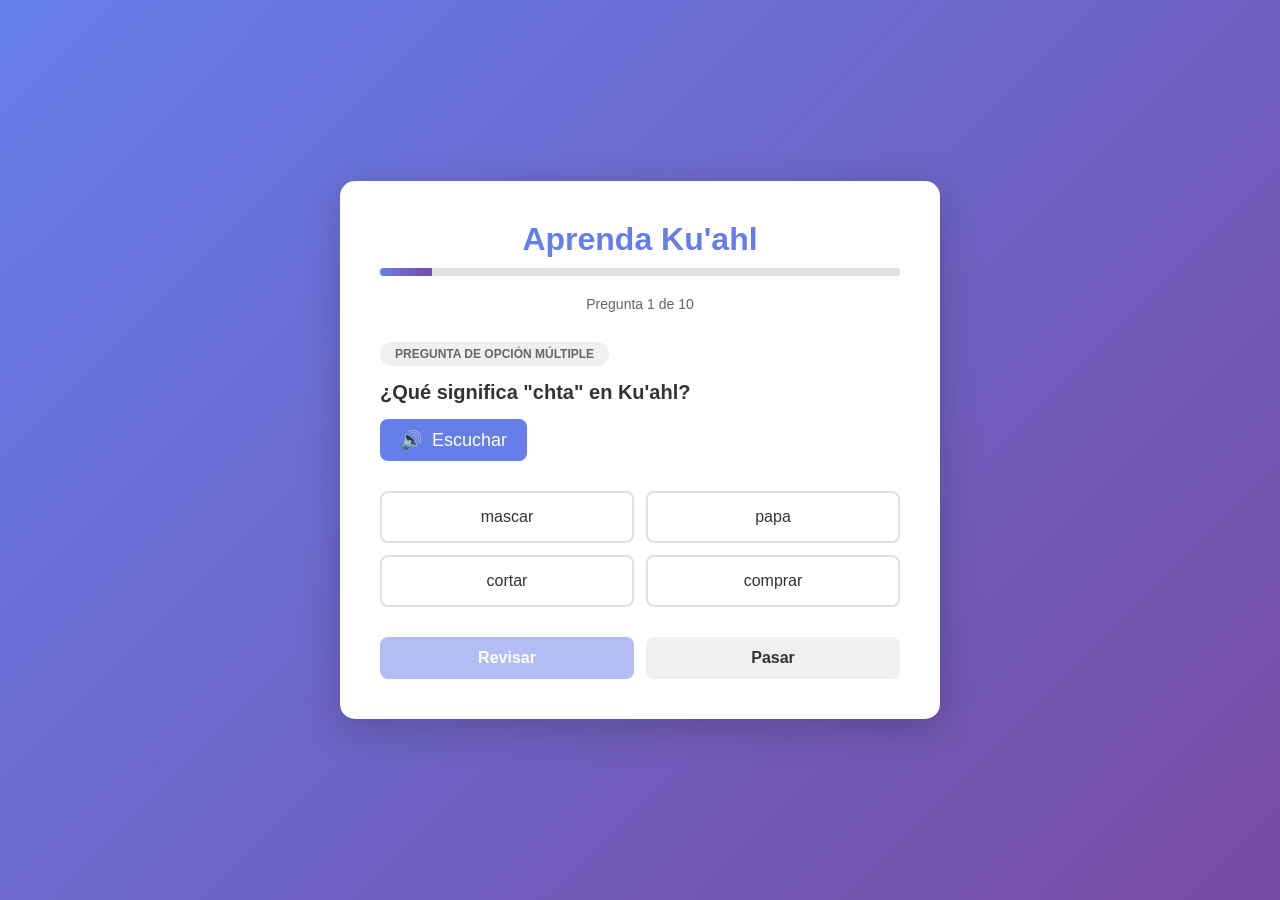
<file: index.html>
<!DOCTYPE html><html lang="es"><head><meta charset="UTF-8"><meta name="viewport" content="width=device-width, initial-scale=1.0"><link rel="stylesheet" href="./style.css"><title>Aprenda Ku'ahl</title></head><body><div class="container"><div class="header"><h1>Aprenda Ku'ahl</h1><div class="progress-bar"><div class="progress-fill" id="progressFill"></div></div><div id="progressText" style="color: #666; font-size: 14px;"></div></div><div id="quizContainer"><div class="question-section"><span class="question-type" id="questionType"></span><div class="question-text" id="questionText"></div><button class="audio-button" id="audioButton" style="display: none;"><span>🔊</span><span>Escuchar</span></button></div><div id="optionsContainer" class="options" style="display: none;"></div><div class="input-section" id="inputSection" style="display: none;"><input type="text" id="answerInput" placeholder="Escriba su respuesta..." autocomplete="off" ></div><div class="feedback" id="feedback"></div><div class="button-group"><button class="btn btn-primary" id="submitBtn" disabled>Check</button><button class="btn btn-secondary" id="skipBtn">Pasar</button></div></div><div class="completion-screen" id="completionScreen"><h2 id="completionTitle">¡Examen Terminado! 🎉</h2><div class="completion-message" id="completionMessage"></div><div class="score" id="finalScore"></div><div class="stats"><div class="stat-item"><span>Preguntas Contestadas:</span><span id="totalQuestions">0</span></div><div class="stat-item"><span>Respuestas Correctas:</span><span id="correctAnswers">0</span></div><div class="stat-item"><span>Precisión:</span><span id="accuracy">0%</span></div></div><button class="btn btn-primary" onclick="location.reload()" style="width: 100%;">Comenzar De Nuevo</button></div></div><script src="script.js"></script></body></html>
</file>
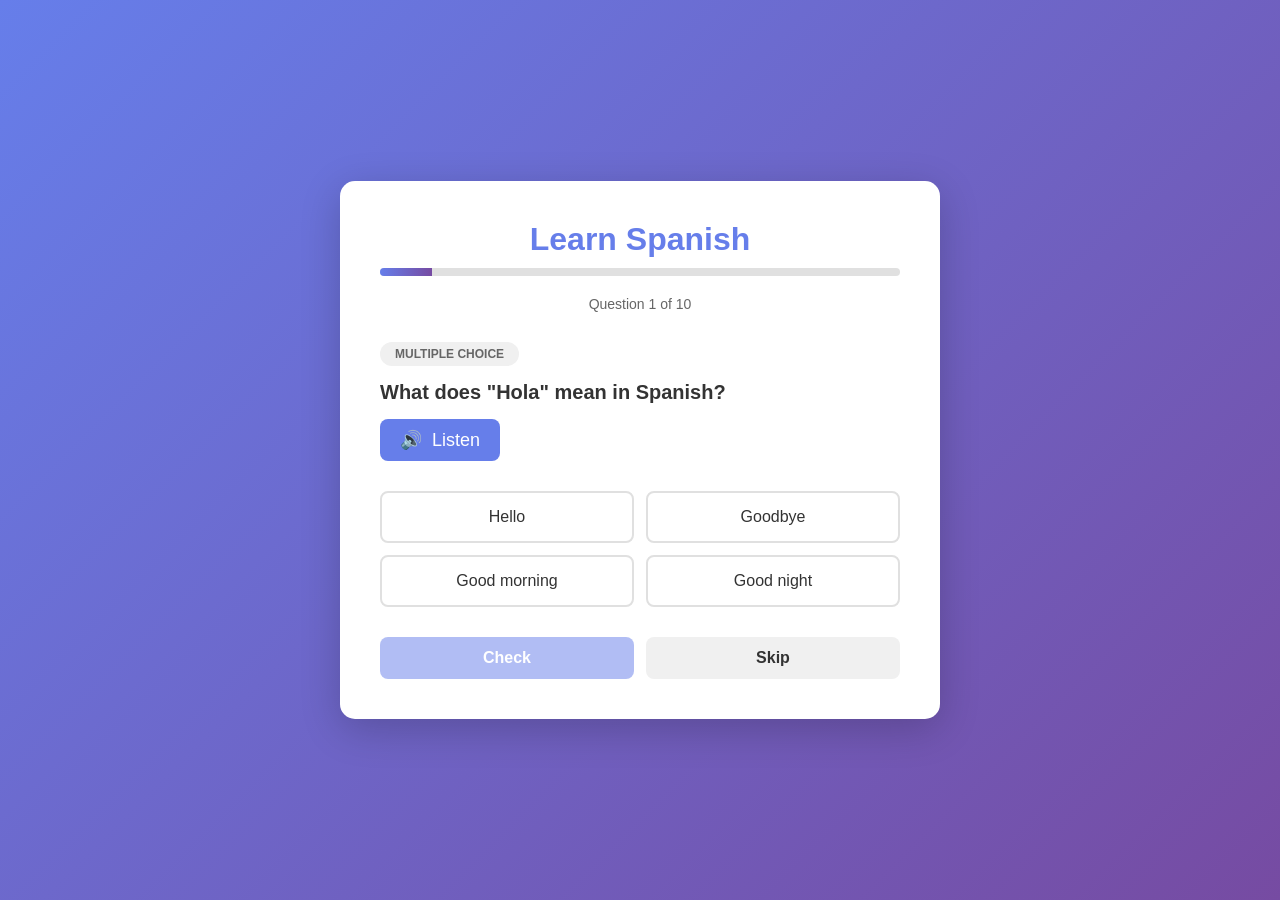
<file: language-app_1c.html>
<!DOCTYPE html>
<html lang="en">
<head>
    <meta charset="UTF-8">
    <meta name="viewport" content="width=device-width, initial-scale=1.0">
    <title>Spanish Learning App</title>
    <style>
        * {
            margin: 0;
            padding: 0;
            box-sizing: border-box;
        }

        body {
            font-family: 'Segoe UI', Tahoma, Geneva, Verdana, sans-serif;
            background: linear-gradient(135deg, #667eea 0%, #764ba2 100%);
            min-height: 100vh;
            display: flex;
            justify-content: center;
            align-items: center;
            padding: 20px;
        }

        .container {
            background: white;
            border-radius: 15px;
            box-shadow: 0 10px 40px rgba(0, 0, 0, 0.2);
            max-width: 600px;
            width: 100%;
            padding: 40px;
        }

        .header {
            text-align: center;
            margin-bottom: 30px;
        }

        .header h1 {
            color: #667eea;
            font-size: 32px;
            margin-bottom: 10px;
        }

        .progress-bar {
            width: 100%;
            height: 8px;
            background: #e0e0e0;
            border-radius: 10px;
            margin-bottom: 20px;
            overflow: hidden;
        }

        .progress-fill {
            height: 100%;
            background: linear-gradient(90deg, #667eea, #764ba2);
            width: 0%;
            transition: width 0.3s ease;
        }

        .question-section {
            margin-bottom: 30px;
        }

        .question-type {
            display: inline-block;
            background: #f0f0f0;
            color: #666;
            padding: 5px 15px;
            border-radius: 20px;
            font-size: 12px;
            font-weight: bold;
            margin-bottom: 15px;
        }

        .question-text {
            font-size: 20px;
            color: #333;
            margin-bottom: 15px;
            font-weight: 600;
        }

        .audio-button {
            background: #667eea;
            color: white;
            border: none;
            padding: 10px 20px;
            border-radius: 8px;
            cursor: pointer;
            font-size: 14px;
            margin-bottom: 20px;
            display: flex;
            align-items: center;
            gap: 10px;
            transition: background 0.3s ease;
        }

        .audio-button:hover {
            background: #764ba2;
        }

        .audio-button span {
            font-size: 18px;
        }

        .options {
            display: grid;
            grid-template-columns: 1fr 1fr;
            gap: 12px;
            margin-bottom: 20px;
        }

        .option {
            padding: 15px;
            border: 2px solid #e0e0e0;
            border-radius: 8px;
            cursor: pointer;
            text-align: center;
            font-size: 16px;
            transition: all 0.3s ease;
            background: white;
            color: #333;
        }

        .option:hover {
            border-color: #667eea;
            background: #f8f9ff;
        }

        .option.selected {
            border-color: #667eea;
            background: #667eea;
            color: white;
        }

        .option.correct {
            border-color: #4caf50;
            background: #4caf50;
            color: white;
        }

        .option.incorrect {
            border-color: #f44336;
            background: #f44336;
            color: white;
        }

        .input-section {
            margin-bottom: 20px;
        }

        .input-section input {
            width: 100%;
            padding: 12px;
            border: 2px solid #e0e0e0;
            border-radius: 8px;
            font-size: 16px;
            transition: border-color 0.3s ease;
        }

        .input-section input:focus {
            outline: none;
            border-color: #667eea;
        }

        .input-section input.correct {
            border-color: #4caf50;
            background: #f1f8f5;
        }

        .input-section input.incorrect {
            border-color: #f44336;
            background: #fdf1f1;
        }

        .button-group {
            display: flex;
            gap: 12px;
            margin-top: 30px;
        }

        .btn {
            flex: 1;
            padding: 12px;
            border: none;
            border-radius: 8px;
            font-size: 16px;
            font-weight: 600;
            cursor: pointer;
            transition: all 0.3s ease;
        }

        .btn-primary {
            background: #667eea;
            color: white;
        }

        .btn-primary:hover:not(:disabled) {
            background: #764ba2;
        }

        .btn-primary:disabled {
            opacity: 0.5;
            cursor: not-allowed;
        }

        .btn-secondary {
            background: #f0f0f0;
            color: #333;
        }

        .btn-secondary:hover {
            background: #e0e0e0;
        }

        .feedback {
            padding: 15px;
            border-radius: 8px;
            margin-bottom: 20px;
            font-weight: 600;
            display: none;
        }

        .feedback.show {
            display: block;
        }

        .feedback.correct {
            background: #e8f5e9;
            color: #2e7d32;
            border-left: 4px solid #4caf50;
        }

        .feedback.incorrect {
            background: #ffebee;
            color: #c62828;
            border-left: 4px solid #f44336;
        }

        .completion-screen {
            display: none;
            text-align: center;
        }

        .completion-screen.show {
            display: block;
        }

        .completion-screen h2 {
            color: #667eea;
            font-size: 28px;
            margin-bottom: 20px;
        }

        .completion-screen .score {
            font-size: 48px;
            color: #4caf50;
            font-weight: bold;
            margin-bottom: 20px;
        }

        .completion-screen p {
            color: #666;
            font-size: 16px;
            margin-bottom: 15px;
        }

        .stats {
            background: #f5f5f5;
            padding: 20px;
            border-radius: 8px;
            margin-bottom: 20px;
        }

        .stat-item {
            display: flex;
            justify-content: space-between;
            margin-bottom: 10px;
            font-size: 16px;
        }

        .stat-item:last-child {
            margin-bottom: 0;
        }

        .translation {
            background: #f0f0f0;
            padding: 10px;
            border-radius: 6px;
            margin-top: 10px;
            font-size: 14px;
            color: #666;
            display: none;
        }

        .translation.show {
            display: block;
        }
    </style>
</head>
<body>
    <div class="container">
        <div class="header">
            <h1>Learn Spanish</h1>
            <div class="progress-bar">
                <div class="progress-fill" id="progressFill"></div>
            </div>
            <div id="progressText" style="color: #666; font-size: 14px;"></div>
        </div>

        <div id="quizContainer">
            <div class="question-section">
                <span class="question-type" id="questionType"></span>
                <div class="question-text" id="questionText"></div>
                <button class="audio-button" id="audioButton" style="display: none;">
                    <span>🔊</span>
                    <span>Listen</span>
                </button>
            </div>

            <div id="optionsContainer" class="options" style="display: none;"></div>

            <div class="input-section" id="inputSection" style="display: none;">
                <input 
                    type="text" 
                    id="answerInput" 
                    placeholder="Type your answer..."
                    autocomplete="off"
                >
                <div class="translation" id="translation"></div>
            </div>

            <div class="feedback" id="feedback"></div>

            <div class="button-group">
                <button class="btn btn-primary" id="submitBtn" disabled>Check</button>
                <button class="btn btn-secondary" id="skipBtn">Skip</button>
            </div>
        </div>

        <div class="completion-screen" id="completionScreen">
            <h2>Lesson Complete! 🎉</h2>
            <div class="score" id="finalScore"></div>
            <div class="stats">
                <div class="stat-item">
                    <span>Questions Answered:</span>
                    <span id="totalQuestions">0</span>
                </div>
                <div class="stat-item">
                    <span>Correct Answers:</span>
                    <span id="correctAnswers">0</span>
                </div>
                <div class="stat-item">
                    <span>Accuracy:</span>
                    <span id="accuracy">0%</span>
                </div>
            </div>
            <button class="btn btn-primary" onclick="location.reload()" style="width: 100%;">Start Again</button>
        </div>
    </div>

    <script>
        const lessons = [
            {
                type: 'multiple-choice',
                question: 'What does "Hola" mean in Spanish?',
                spanish: 'Hola',
                options: ['Hello', 'Goodbye', 'Good morning', 'Good night'],
                correct: 0,
                translation: 'Hola means hello'
            },
            {
                type: 'multiple-choice',
                question: 'What does "Agua" mean in Spanish?',
                spanish: 'Agua',
                options: ['Water', 'Bread', 'Milk', 'Juice'],
                correct: 0,
                translation: 'Agua means water'
            },
            {
                type: 'typing',
                question: 'How do you say "Good morning" in Spanish?',
                spanish: 'Buenos días',
                correct: 'buenos días',
                translation: 'Buenos días means good morning'
            },
            {
                type: 'multiple-choice',
                question: 'What does "Gracias" mean in Spanish?',
                spanish: 'Gracias',
                options: ['Thank you', 'Please', "You're welcome", 'Sorry'],
                correct: 0,
                translation: 'Gracias means thank you'
            },
            {
                type: 'typing',
                question: 'How do you say "Please" in Spanish?',
                spanish: 'Por favor',
                correct: 'por favor',
                translation: 'Por favor means please'
            },
            {
                type: 'multiple-choice',
                question: 'What does "Gato" mean in Spanish?',
                spanish: 'Gato',
                options: ['Dog', 'Cat', 'Bird', 'Fish'],
                correct: 1,
                translation: 'Gato means cat'
            },
            {
                type: 'typing',
                question: 'How do you say "My name is" in Spanish?',
                spanish: 'Me llamo',
                correct: 'me llamo',
                translation: 'Me llamo means my name is'
            },
            {
                type: 'multiple-choice',
                question: 'What does "Sí" mean in Spanish?',
                spanish: 'Sí',
                options: ['No', 'Yes', 'Maybe', 'Never'],
                correct: 1,
                translation: 'Sí means yes'
            },
            {
                type: 'multiple-choice',
                question: 'What does "Hermoso" mean in Spanish?',
                spanish: 'Hermoso',
                options: ['Ugly', 'Beautiful', 'Big', 'Small'],
                correct: 1,
                translation: 'Hermoso means beautiful'
            },
            {
                type: 'typing',
                question: 'How do you say "How are you?" in Spanish?',
                spanish: '¿Cómo estás?',
                correct: 'cómo estás',
                translation: '¿Cómo estás? means how are you?'
            }
        ];

        let currentQuestion = 0;
        let score = 0;
        let answered = false;
        let selectedOption = null;

        function startLesson() {
            displayQuestion();
        }

        function displayQuestion() {
            const question = lessons[currentQuestion];
            const progressPercent = ((currentQuestion + 1) / lessons.length) * 100;
            
            document.getElementById('progressFill').style.width = progressPercent + '%';
            document.getElementById('progressText').textContent = `Question ${currentQuestion + 1} of ${lessons.length}`;
            
            document.getElementById('questionType').textContent = question.type === 'multiple-choice' ? 'MULTIPLE CHOICE' : 'TYPE THE ANSWER';
            document.getElementById('questionText').textContent = question.question;
            
            const feedback = document.getElementById('feedback');
            feedback.classList.remove('show', 'correct', 'incorrect');
            
            const submitBtn = document.getElementById('submitBtn');
            submitBtn.disabled = true;
            submitBtn.textContent = 'Check';
            
            answered = false;
            selectedOption = null;
            
            if (question.type === 'multiple-choice') {
                displayMultipleChoice(question);
            } else {
                displayTypingQuestion(question);
            }
        }

        function displayMultipleChoice(question) {
            const inputSection = document.getElementById('inputSection');
            const optionsContainer = document.getElementById('optionsContainer');
            const audioButton = document.getElementById('audioButton');
            
            inputSection.style.display = 'none';
            optionsContainer.style.display = 'grid';
            audioButton.style.display = 'flex';
            
            optionsContainer.innerHTML = '';
            
            question.options.forEach((option, index) => {
                const optionDiv = document.createElement('div');
                optionDiv.className = 'option';
                optionDiv.textContent = option;
                optionDiv.onclick = () => selectOption(index);
                optionsContainer.appendChild(optionDiv);
            });
            
            audioButton.onclick = () => speakText(question.spanish);
        }

        function displayTypingQuestion(question) {
            const inputSection = document.getElementById('inputSection');
            const optionsContainer = document.getElementById('optionsContainer');
            const audioButton = document.getElementById('audioButton');
            const answerInput = document.getElementById('answerInput');
            
            inputSection.style.display = 'block';
            optionsContainer.style.display = 'none';
            audioButton.style.display = 'flex';
            
            answerInput.value = '';
            answerInput.classList.remove('correct', 'incorrect');
            answerInput.focus();
            
            answerInput.onkeypress = (e) => {
                if (e.key === 'Enter' && !document.getElementById('submitBtn').disabled) {
                    submitAnswer();
                }
            };
            
            answerInput.oninput = () => {
                document.getElementById('submitBtn').disabled = answerInput.value.trim() === '';
            };
            
            audioButton.onclick = () => speakText(question.spanish);
        }

        function selectOption(index) {
            const options = document.querySelectorAll('.option');
            options.forEach(opt => opt.classList.remove('selected'));
            
            const submitBtn = document.getElementById('submitBtn');
            submitBtn.disabled = false;
            
            if (!answered) {
                options[index].classList.add('selected');
                selectedOption = index;
            }
        }

        function submitAnswer() {
            if (answered) {
                nextQuestion();
                return;
            }
            
            const question = lessons[currentQuestion];
            const feedback = document.getElementById('feedback');
            let isCorrect = false;
            
            if (question.type === 'multiple-choice') {
                isCorrect = selectedOption === question.correct;
                markMultipleChoice(isCorrect);
            } else {
                const answerInput = document.getElementById('answerInput');
                const userAnswer = answerInput.value.trim().toLowerCase();
                isCorrect = userAnswer === question.correct;
                markTypingQuestion(isCorrect);
            }
            
            if (isCorrect) {
                score++;
                feedback.textContent = '✓ Correct!';
                feedback.classList.add('show', 'correct');
            } else {
                feedback.textContent = `✗ Incorrect. The correct answer is: ${question.spanish}`;
                feedback.classList.add('show', 'incorrect');
            }
            
            document.getElementById('translation').textContent = question.translation;
            document.getElementById('translation').classList.add('show');
            
            document.getElementById('submitBtn').textContent = 'Next';
            answered = true;
        }

        function markMultipleChoice(isCorrect) {
            const options = document.querySelectorAll('.option');
            const question = lessons[currentQuestion];
            
            options.forEach((option, index) => {
                option.style.pointerEvents = 'none';
                
                if (index === question.correct) {
                    option.classList.add('correct');
                } else if (index === selectedOption && !isCorrect) {
                    option.classList.add('incorrect');
                }
            });
        }

        function markTypingQuestion(isCorrect) {
            const answerInput = document.getElementById('answerInput');
            answerInput.disabled = true;
            
            if (isCorrect) {
                answerInput.classList.add('correct');
            } else {
                answerInput.classList.add('incorrect');
            }
        }

        function nextQuestion() {
            currentQuestion++;
            
            if (currentQuestion >= lessons.length) {
                showCompletion();
            } else {
                displayQuestion();
            }
        }

        function skipQuestion() {
            nextQuestion();
        }

        function showCompletion() {
            document.getElementById('quizContainer').style.display = 'none';
            document.getElementById('completionScreen').classList.add('show');
            
            const percentage = Math.round((score / lessons.length) * 100);
            document.getElementById('finalScore').textContent = `${percentage}%`;
            document.getElementById('totalQuestions').textContent = lessons.length;
            document.getElementById('correctAnswers').textContent = score;
            document.getElementById('accuracy').textContent = percentage + '%';
        }

        function speakText(text) {
            const utterance = new SpeechSynthesisUtterance(text);
            utterance.lang = 'es-ES';
            speechSynthesis.speak(utterance);
        }

        document.getElementById('submitBtn').onclick = submitAnswer;
        document.getElementById('skipBtn').onclick = skipQuestion;

        startLesson();
    </script>
</body>
</html>
</file>
<file: style.css>
*{margin:0;padding:0;box-sizing:border-box}body{font-family:'Segoe UI',Tahoma,Geneva,Verdana,sans-serif;background:linear-gradient(135deg,#667eea 0%,#764ba2 100%);min-height:100vh;display:flex;justify-content:center;align-items:center;padding:20px}.container{background:#fff;border-radius:15px;box-shadow:0 10px 40px rgb(0 0 0 / .2);max-width:600px;width:100%;padding:40px}.header{text-align:center;margin-bottom:30px}.header h1{color:#667eea;font-size:32px;margin-bottom:10px}.progress-bar{width:100%;height:8px;background:#e0e0e0;border-radius:10px;margin-bottom:20px;overflow:hidden}.progress-fill{height:100%;background:linear-gradient(90deg,#667eea,#764ba2);width:0%;transition:width 0.3s ease}.question-section{margin-bottom:30px}.question-type{display:inline-block;background:#f0f0f0;color:#666;padding:5px 15px;border-radius:20px;font-size:12px;font-weight:700;margin-bottom:15px}.question-text{font-size:20px;color:#333;margin-bottom:15px;font-weight:600}.audio-button{background:#667eea;color:#fff;border:none;padding:10px 20px;border-radius:8px;cursor:pointer;font-size:14px;margin-bottom:20px;display:flex;align-items:center;gap:10px;transition:background 0.3s ease}.audio-button:hover{background:#764ba2}.audio-button span{font-size:18px}.options{display:grid;grid-template-columns:1fr 1fr;gap:12px;margin-bottom:20px}.option{padding:15px;border:2px solid #e0e0e0;border-radius:8px;cursor:pointer;text-align:center;font-size:16px;transition:all 0.3s ease;background:#fff;color:#333}.option:hover{border-color:#667eea;background:#f8f9ff}.option.selected{border-color:#667eea;background:#667eea;color:#fff}.option.correct{border-color:#4caf50;background:#4caf50;color:#fff}.option.incorrect{border-color:#f44336;background:#f44336;color:#fff}.input-section{margin-bottom:20px}.input-section input{width:100%;padding:12px;border:2px solid #e0e0e0;border-radius:8px;font-size:16px;transition:border-color 0.3s ease}.input-section input:focus{outline:none;border-color:#667eea}.input-section input:disabled{background:#f5f5f5;cursor:not-allowed}.input-section input.correct{border-color:#4caf50;background:#f1f8f5}.input-section input.incorrect{border-color:#f44336;background:#fdf1f1}.button-group{display:flex;gap:12px;margin-top:30px}.btn{flex:1;padding:12px;border:none;border-radius:8px;font-size:16px;font-weight:600;cursor:pointer;transition:all 0.3s ease}.btn-primary{background:#667eea;color:#fff}.btn-primary:hover:not(:disabled){background:#764ba2}.btn-primary:disabled{opacity:.5;cursor:not-allowed}.btn-secondary{background:#f0f0f0;color:#333}.btn-secondary:hover{background:#e0e0e0}.feedback{padding:15px;border-radius:8px;margin-bottom:20px;font-weight:600;display:none}.feedback.show{display:block}.feedback.correct{background:#e8f5e9;color:#2e7d32;border-left:4px solid #4caf50}.feedback.incorrect{background:#ffebee;color:#c62828;border-left:4px solid #f44336}.completion-screen{display:none;text-align:center}.completion-screen.show{display:block}.completion-screen h2{color:#667eea;font-size:28px;margin-bottom:20px}.completion-screen .score{font-size:48px;color:#4caf50;font-weight:700;margin-bottom:20px}.completion-screen.fail .score{color:#f44336}.completion-message{font-size:18px;font-weight:600;margin-bottom:20px;padding:15px;border-radius:8px}.completion-message.success{background:#e8f5e9;color:#2e7d32;border-left:4px solid #4caf50}.completion-message.fail{background:#ffebee;color:#c62828;border-left:4px solid #f44336}.stats{background:#f5f5f5;padding:20px;border-radius:8px;margin-bottom:20px}.stat-item{display:flex;justify-content:space-between;margin-bottom:10px;font-size:16px}.stat-item:last-child{margin-bottom:0}
</file>
